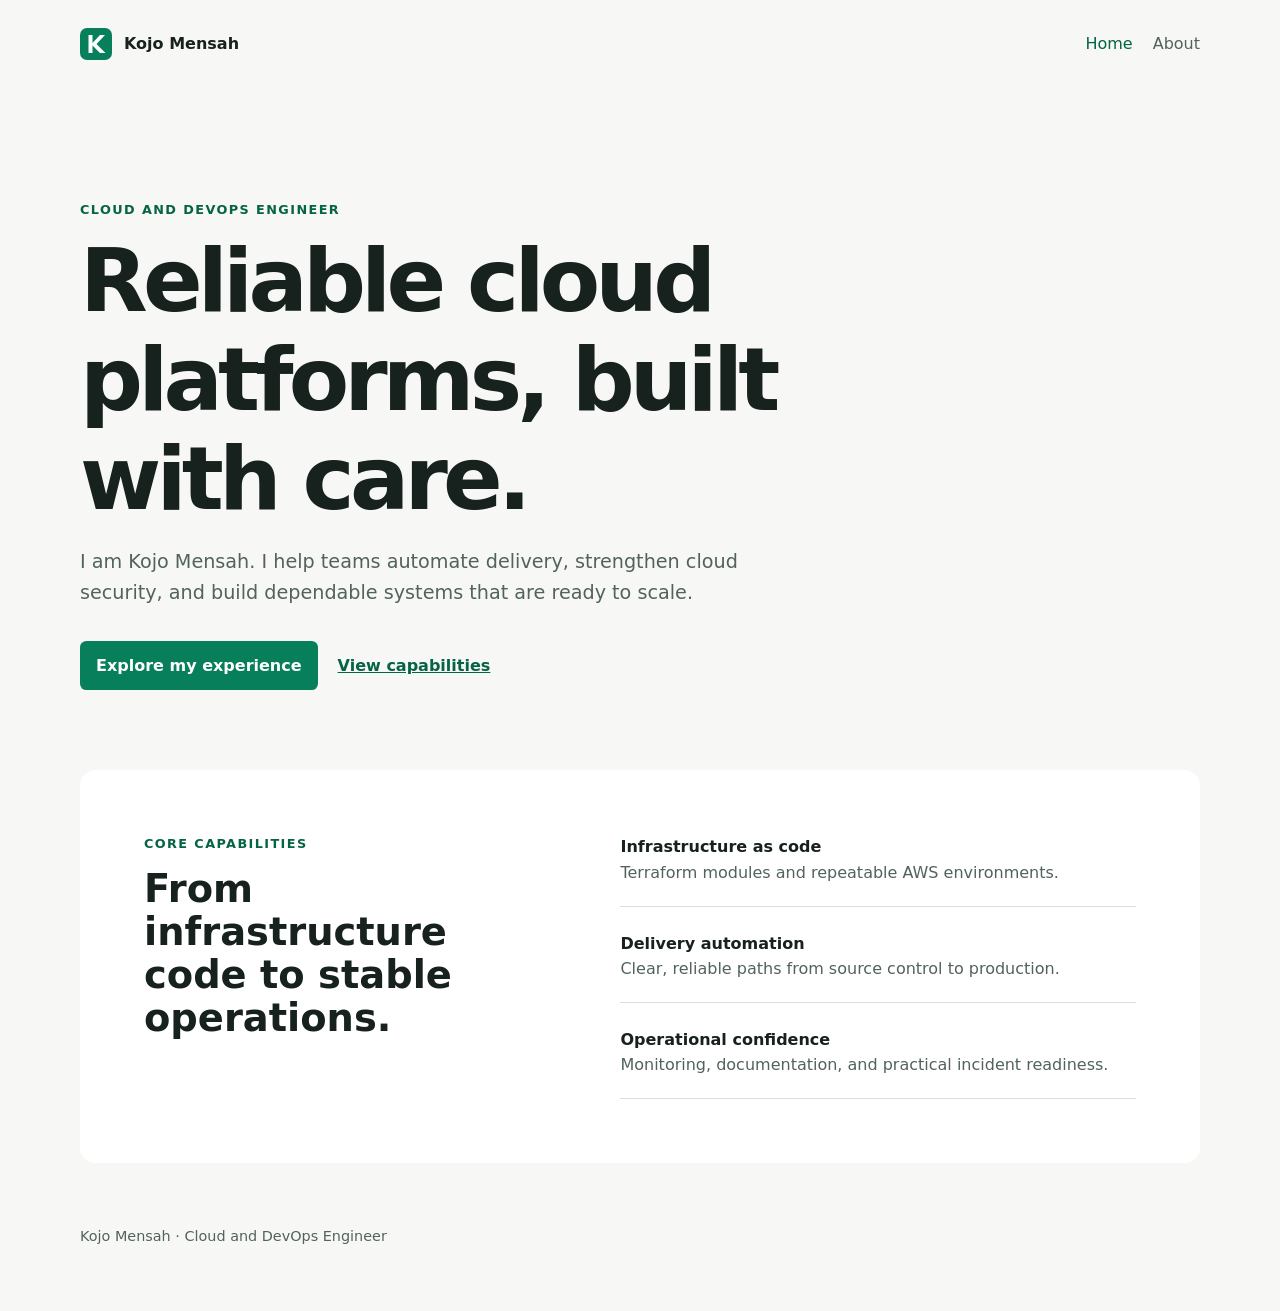
<file: modules/static_website/site/index.html>
<!doctype html>
<html lang="en">
  <head>
    <meta charset="utf-8">
    <meta name="viewport" content="width=device-width, initial-scale=1">
    <meta name="description" content="Kojo Mensah, Cloud and DevOps Engineer.">
    <title>Kojo Mensah | Cloud and DevOps Engineer</title>
    <link rel="stylesheet" href="style.css">
  </head>
  <body>
    <header class="site-header">
      <a class="brand" href="index.html" aria-label="Kojo Mensah home">
        <img src="logo.svg" alt="">
        <span>Kojo Mensah</span>
      </a>
      <nav aria-label="Primary navigation">
        <a href="index.html" aria-current="page">Home</a>
        <a href="about.html">About</a>
      </nav>
    </header>

    <main>
      <section class="hero">
        <p class="eyebrow">Cloud and DevOps Engineer</p>
        <h1>Reliable cloud platforms, built with care.</h1>
        <p class="lead">
          I am Kojo Mensah. I help teams automate delivery, strengthen cloud security,
          and build dependable systems that are ready to scale.
        </p>
        <div class="actions">
          <a class="button" href="about.html">Explore my experience</a>
          <a class="text-link" href="#capabilities">View capabilities</a>
        </div>
      </section>

      <section id="capabilities" class="capabilities" aria-labelledby="capabilities-title">
        <div>
          <p class="eyebrow">Core capabilities</p>
          <h2 id="capabilities-title">From infrastructure code to stable operations.</h2>
        </div>
        <ul class="capability-list">
          <li><strong>Infrastructure as code</strong><span>Terraform modules and repeatable AWS environments.</span></li>
          <li><strong>Delivery automation</strong><span>Clear, reliable paths from source control to production.</span></li>
          <li><strong>Operational confidence</strong><span>Monitoring, documentation, and practical incident readiness.</span></li>
        </ul>
      </section>
    </main>

    <footer>
      <p>Kojo Mensah · Cloud and DevOps Engineer</p>
    </footer>
  </body>
</html>
</file>
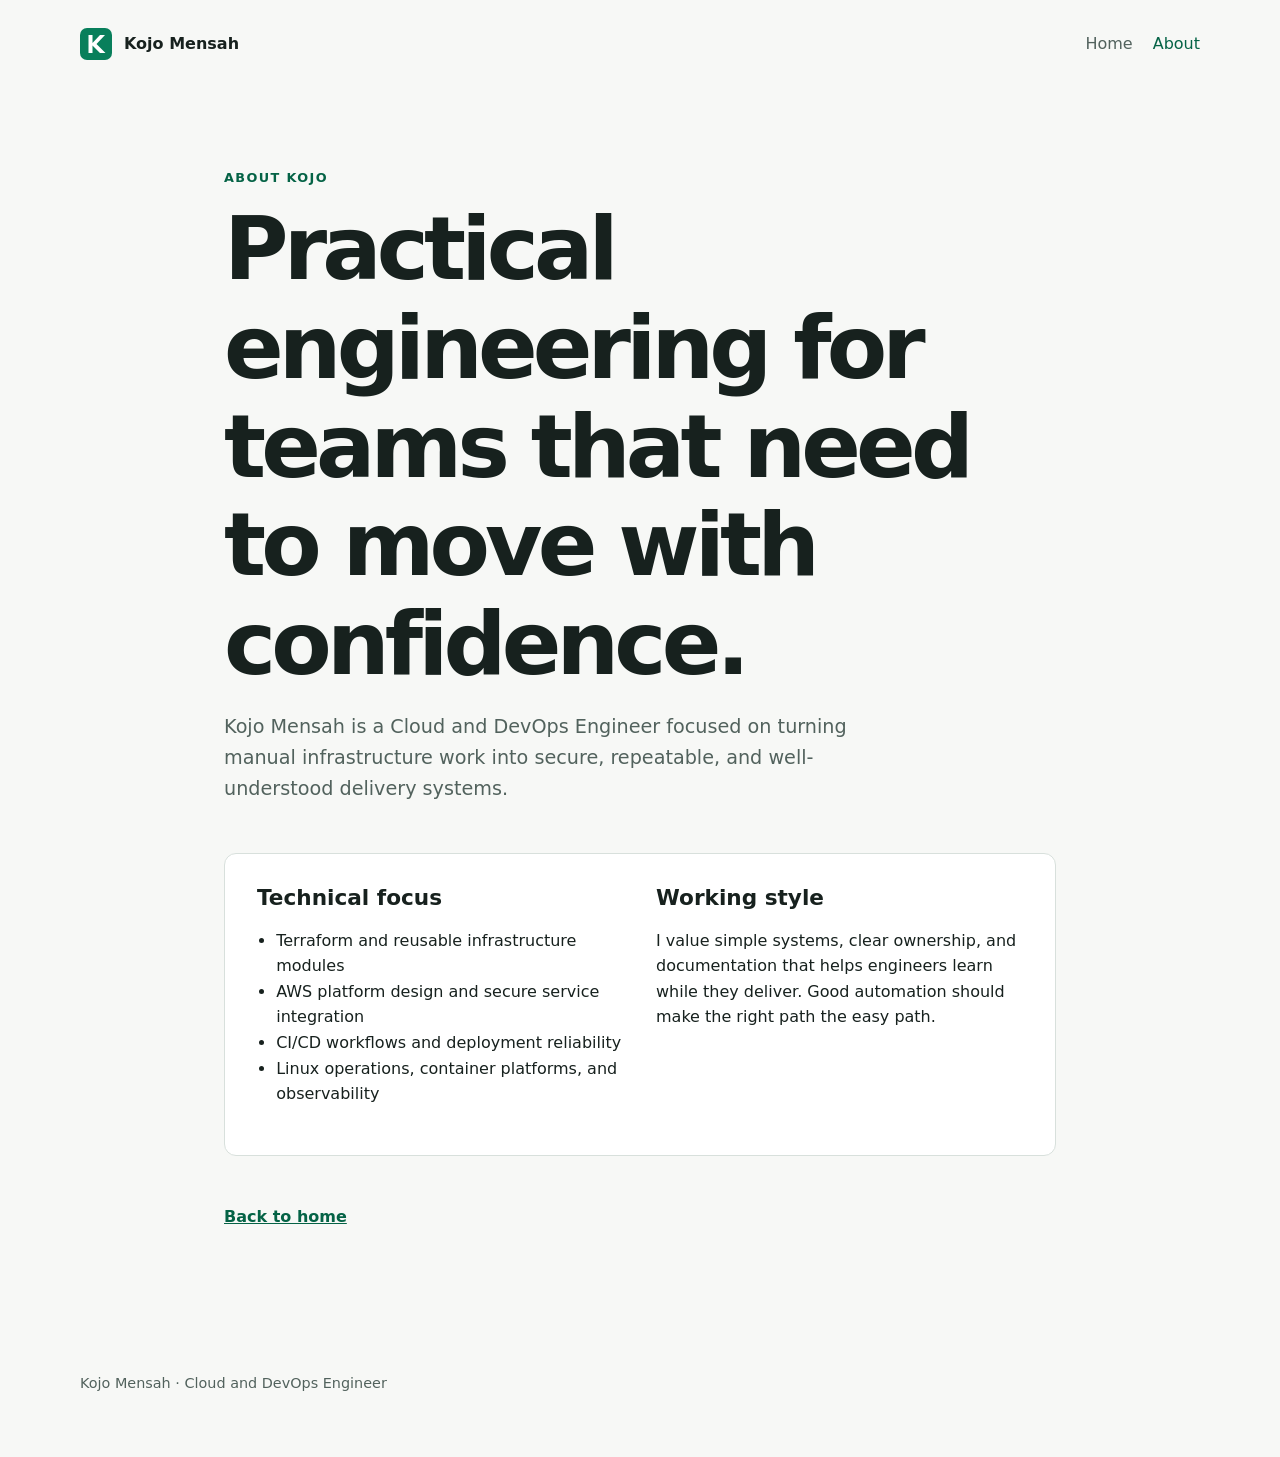
<file: modules/static_website/site/about.html>
<!doctype html>
<html lang="en">
  <head>
    <meta charset="utf-8">
    <meta name="viewport" content="width=device-width, initial-scale=1">
    <meta name="description" content="About Kojo Mensah, Cloud and DevOps Engineer.">
    <title>About Kojo Mensah | Cloud and DevOps Engineer</title>
    <link rel="stylesheet" href="style.css">
  </head>
  <body>
    <header class="site-header">
      <a class="brand" href="index.html" aria-label="Kojo Mensah home">
        <img src="logo.svg" alt="">
        <span>Kojo Mensah</span>
      </a>
      <nav aria-label="Primary navigation">
        <a href="index.html">Home</a>
        <a href="about.html" aria-current="page">About</a>
      </nav>
    </header>

    <main class="content-page">
      <p class="eyebrow">About Kojo</p>
      <h1>Practical engineering for teams that need to move with confidence.</h1>
      <p class="lead">
        Kojo Mensah is a Cloud and DevOps Engineer focused on turning manual infrastructure
        work into secure, repeatable, and well-understood delivery systems.
      </p>

      <section class="detail-grid" aria-labelledby="focus-title">
        <div>
          <h2 id="focus-title">Technical focus</h2>
          <ul>
            <li>Terraform and reusable infrastructure modules</li>
            <li>AWS platform design and secure service integration</li>
            <li>CI/CD workflows and deployment reliability</li>
            <li>Linux operations, container platforms, and observability</li>
          </ul>
        </div>
        <div>
          <h2>Working style</h2>
          <p>
            I value simple systems, clear ownership, and documentation that helps engineers
            learn while they deliver. Good automation should make the right path the easy path.
          </p>
        </div>
      </section>

      <a class="text-link" href="index.html">Back to home</a>
    </main>

    <footer>
      <p>Kojo Mensah · Cloud and DevOps Engineer</p>
    </footer>
  </body>
</html>
</file>
<file: modules/static_website/site/style.css>
:root {
  --canvas: #f7f8f6;
  --ink: #17211e;
  --muted: #52625d;
  --accent: #087f5b;
  --accent-dark: #056346;
  --line: #d8e0dc;
  --surface: #ffffff;
}

* {
  box-sizing: border-box;
}

body {
  margin: 0;
  color: var(--ink);
  background: var(--canvas);
  font-family: Inter, ui-sans-serif, system-ui, -apple-system, BlinkMacSystemFont, "Segoe UI", sans-serif;
  line-height: 1.6;
}

a {
  color: inherit;
}

.site-header,
main,
footer {
  width: min(1120px, calc(100% - 3rem));
  margin-inline: auto;
}

.site-header {
  display: flex;
  align-items: center;
  justify-content: space-between;
  min-height: 5.5rem;
}

.brand,
nav {
  display: flex;
  align-items: center;
  gap: 0.75rem;
}

.brand {
  font-weight: 750;
  text-decoration: none;
}

.brand img,
.error-logo {
  width: 2rem;
  height: 2rem;
}

nav {
  gap: 1.25rem;
}

nav a {
  color: var(--muted);
  text-decoration: none;
}

nav a[aria-current="page"],
nav a:hover {
  color: var(--accent-dark);
}

.hero {
  padding: 7rem 0 5rem;
  max-width: 48rem;
}

.eyebrow {
  margin: 0 0 0.75rem;
  color: var(--accent-dark);
  font-size: 0.8rem;
  font-weight: 800;
  letter-spacing: 0.11em;
  text-transform: uppercase;
}

h1,
h2 {
  line-height: 1.12;
}

h1 {
  margin: 0;
  font-size: clamp(2.75rem, 7vw, 5.5rem);
  letter-spacing: -0.055em;
}

h2 {
  font-size: clamp(1.65rem, 3vw, 2.4rem);
}

.lead {
  max-width: 42rem;
  color: var(--muted);
  font-size: 1.2rem;
}

.actions {
  display: flex;
  flex-wrap: wrap;
  align-items: center;
  gap: 1.25rem;
  margin-top: 2rem;
}

.button {
  display: inline-block;
  padding: 0.75rem 1rem;
  border-radius: 0.4rem;
  color: #fff;
  background: var(--accent);
  font-weight: 700;
  text-decoration: none;
}

.button:hover {
  background: var(--accent-dark);
}

.text-link {
  color: var(--accent-dark);
  font-weight: 700;
}

.capabilities {
  display: grid;
  grid-template-columns: minmax(0, 0.8fr) minmax(0, 1fr);
  gap: 4rem;
  padding: 4rem;
  border-radius: 1rem;
  background: var(--surface);
}

.capabilities h2 {
  margin-top: 0;
}

.capability-list {
  display: grid;
  gap: 1.5rem;
  padding: 0;
  margin: 0;
  list-style: none;
}

.capability-list li {
  padding-bottom: 1.25rem;
  border-bottom: 1px solid var(--line);
}

.capability-list strong,
.capability-list span {
  display: block;
}

.capability-list span {
  color: var(--muted);
}

.content-page {
  max-width: 52rem;
  padding: 5rem 0;
}

.detail-grid {
  display: grid;
  grid-template-columns: repeat(2, minmax(0, 1fr));
  gap: 2rem;
  margin: 3rem 0;
  padding: 2rem;
  border: 1px solid var(--line);
  border-radius: 0.75rem;
  background: var(--surface);
}

.detail-grid h2 {
  margin-top: 0;
  font-size: 1.35rem;
}

.detail-grid ul {
  padding-left: 1.2rem;
}

.error-page {
  display: grid;
  place-items: center;
  min-height: 100vh;
  text-align: center;
}

.error-page h1 {
  max-width: 46rem;
  font-size: clamp(2.5rem, 6vw, 4.5rem);
}

footer {
  padding: 3rem 0;
  color: var(--muted);
  font-size: 0.9rem;
}

@media (max-width: 700px) {
  .site-header,
  main,
  footer {
    width: min(100% - 2rem, 1120px);
  }

  .hero {
    padding: 4.5rem 0 3rem;
  }

  .capabilities,
  .detail-grid {
    grid-template-columns: 1fr;
    gap: 1.5rem;
    padding: 1.5rem;
  }
}
</file>
